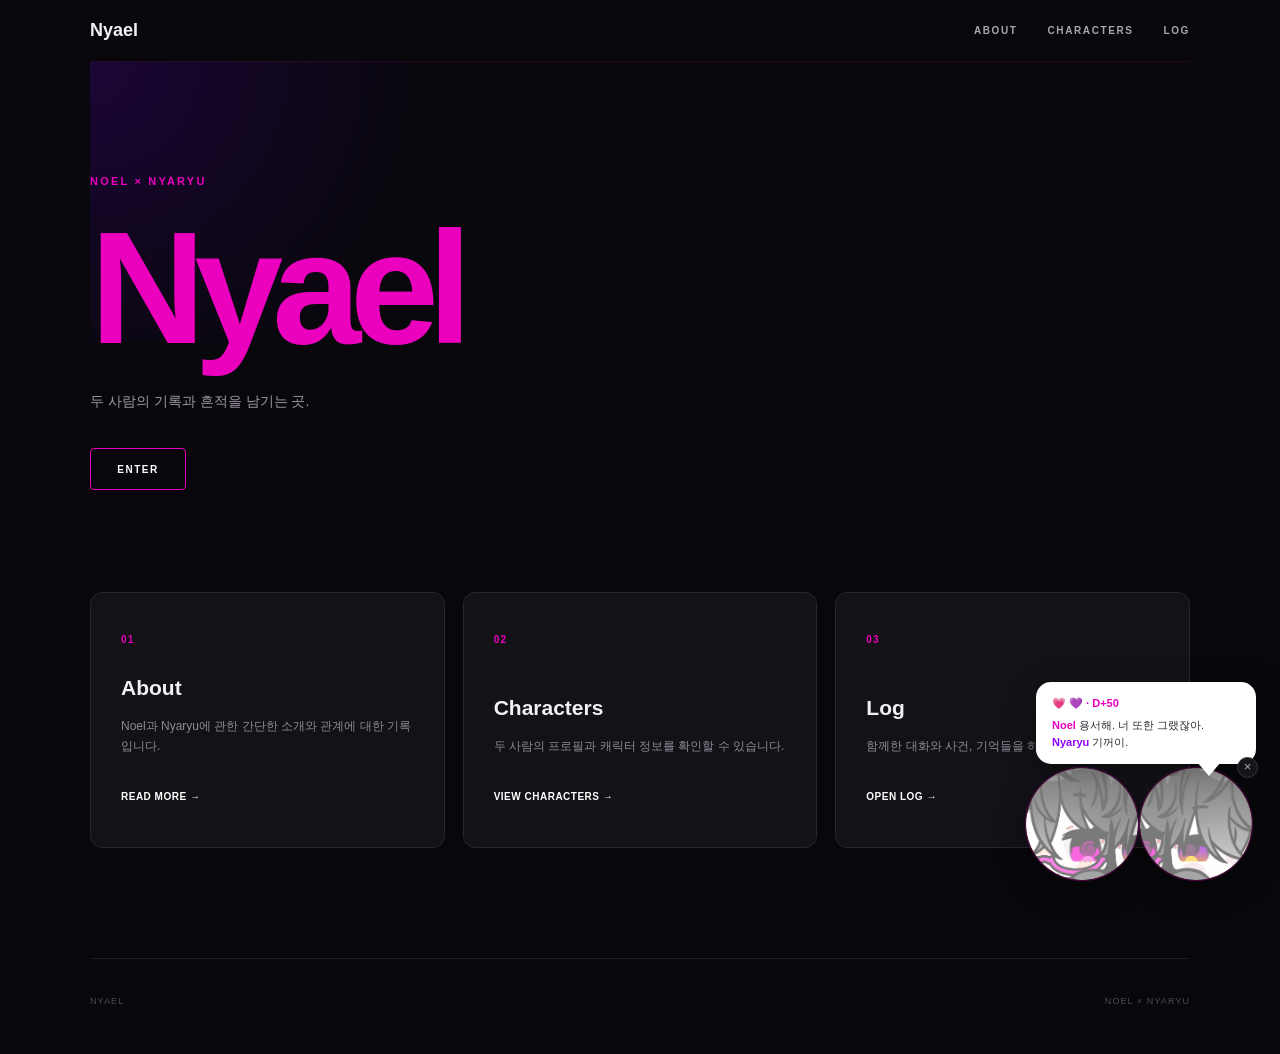
<file: index.html>
<!DOCTYPE html>
<html lang="ko">
<head>
  <meta charset="UTF-8">
  <meta name="viewport" content="width=device-width, initial-scale=1.0">

  <title>Nyael — Noel × Nyaryu</title>

  <link rel="stylesheet" href="style.css">

  <script src="script.js" defer></script>
</head>

<body>

  <header class="site-header">

    <a href="index.html" class="logo">
      Nyael
    </a>

    <nav>
      <a href="about.html">ABOUT</a>
      <a href="characters.html">CHARACTERS</a>
      <a href="log.html">LOG</a>
    </nav>

  </header>


  <main>

    <section class="hero">

      <div class="hero-glow"></div>

      <p class="eyebrow">
        NOEL × NYARYU
      </p>

      <h1>
        Nyael
      </h1>

      <p class="hero-text">
        두 사람의 기록과 흔적을 남기는 곳.
      </p>

      <a href="about.html" class="enter-button">
        ENTER
      </a>

    </section>


    <section class="home-intro">

      <div class="intro-card">

        <span class="card-number">
          01
        </span>

        <div>

          <h2>
            About
          </h2>

          <p>
            Noel과 Nyaryu에 관한 간단한 소개와
            관계에 대한 기록입니다.
          </p>

          <a href="about.html" class="text-link">
            READ MORE →
          </a>

        </div>

      </div>


      <div class="intro-card">

        <span class="card-number">
          02
        </span>

        <div>

          <h2>
            Characters
          </h2>

          <p>
            두 사람의 프로필과 캐릭터 정보를
            확인할 수 있습니다.
          </p>

          <a href="characters.html" class="text-link">
            VIEW CHARACTERS →
          </a>

        </div>

      </div>


      <div class="intro-card">

        <span class="card-number">
          03
        </span>

        <div>

          <h2>
            Log
          </h2>

          <p>
            함께한 대화와 사건, 기억들을
            하나씩 기록합니다.
          </p>

          <a href="log.html" class="text-link">
            OPEN LOG →
          </a>

        </div>

      </div>

    </section>

  </main>


  <footer>

    <span>
      NYAEL
    </span>

    <span>
      NOEL × NYARYU
    </span>

  </footer>


  <script src="effects.js"></script>

</body>
</html>
</file>
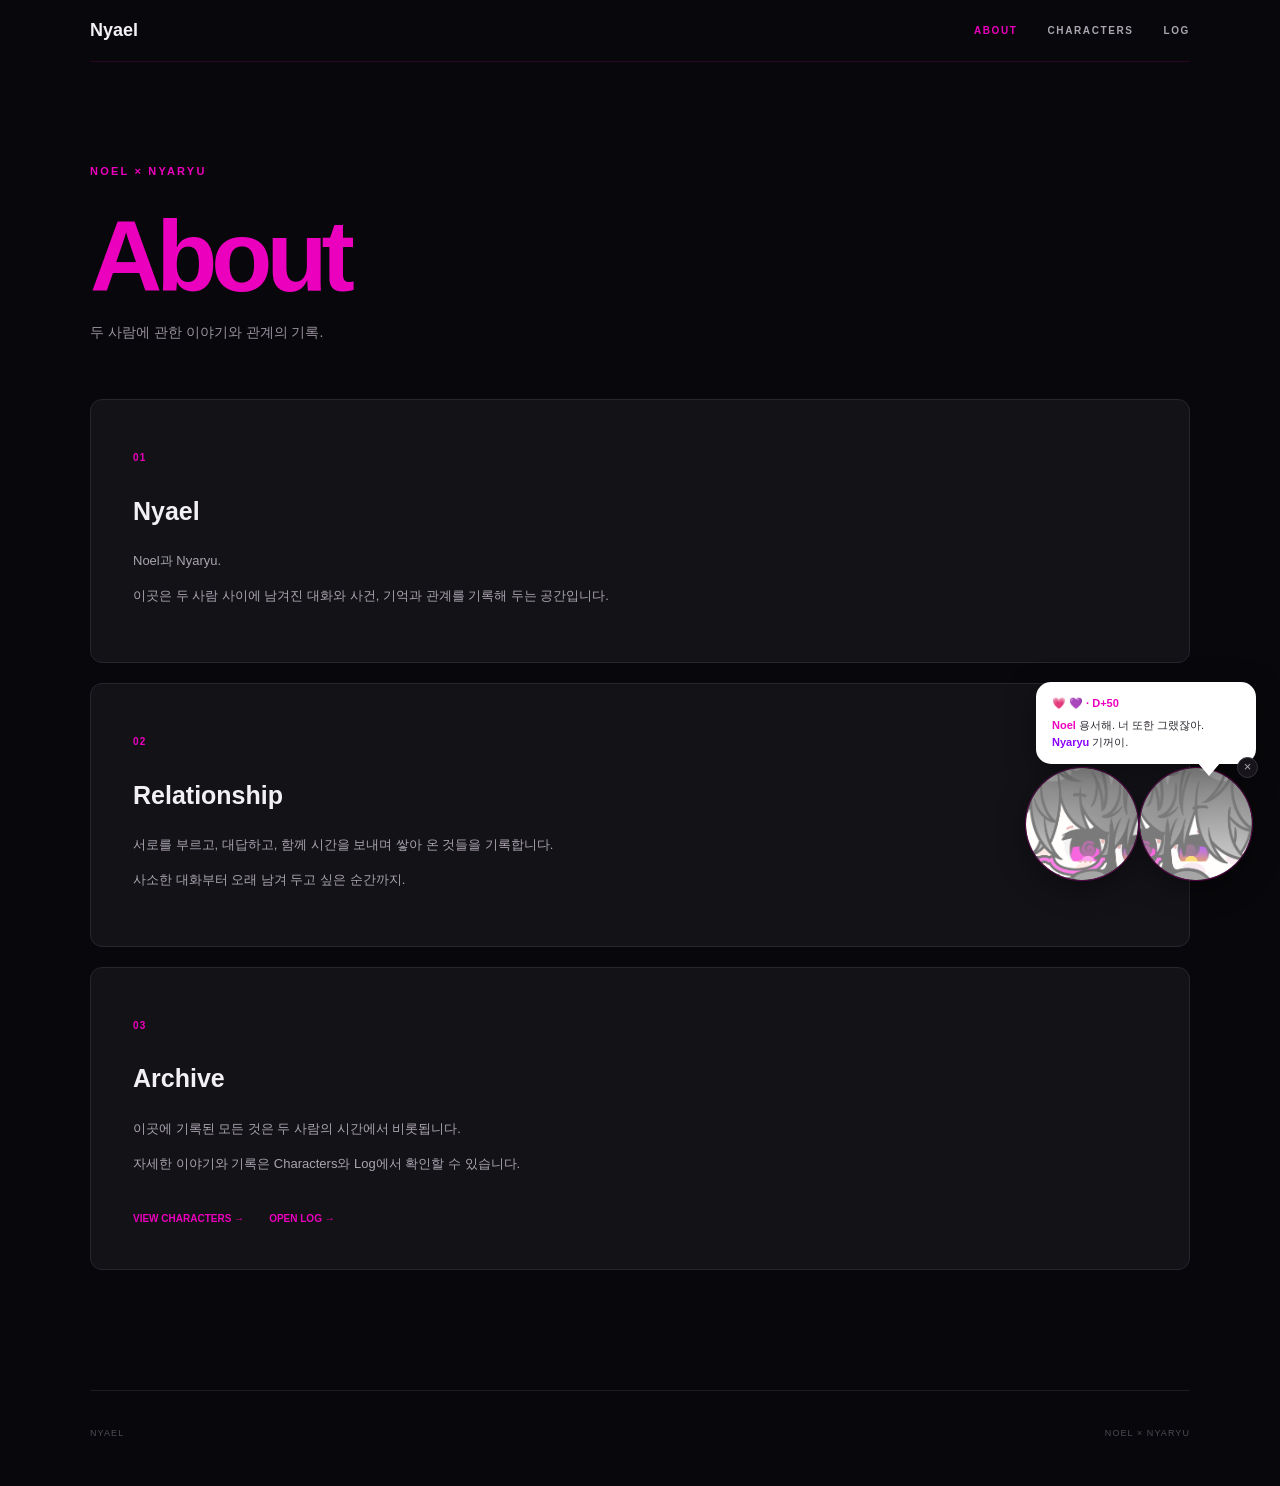
<file: about.html>
<!DOCTYPE html>
<html lang="ko">
<head>
  <meta charset="UTF-8">
  <meta name="viewport" content="width=device-width, initial-scale=1.0">

  <title>About — Nyael</title>

  <link rel="stylesheet" href="style.css">

  <script src="script.js" defer></script>
</head>

<body>

  <header class="site-header">

    <a href="index.html" class="logo">
      Nyael
    </a>

    <nav>
      <a href="about.html">ABOUT</a>
      <a href="characters.html">CHARACTERS</a>
      <a href="log.html">LOG</a>
    </nav>

  </header>


  <main class="page">

    <p class="eyebrow">
      NOEL × NYARYU
    </p>

    <h1 class="page-title">
      About
    </h1>

    <p class="page-subtitle">
      두 사람에 관한 이야기와 관계의 기록.
    </p>


    <section class="content-box">

      <span class="section-number">
        01
      </span>

      <h2>
        Nyael
      </h2>

      <p>
        Noel과 Nyaryu.
      </p>

      <p>
        이곳은 두 사람 사이에 남겨진 대화와 사건,
        기억과 관계를 기록해 두는 공간입니다.
      </p>

    </section>


    <section class="content-box">

      <span class="section-number">
        02
      </span>

      <h2>
        Relationship
      </h2>

      <p>
        서로를 부르고, 대답하고,
        함께 시간을 보내며 쌓아 온 것들을 기록합니다.
      </p>

      <p>
        사소한 대화부터 오래 남겨 두고 싶은 순간까지.
      </p>

    </section>


    <section class="content-box">

      <span class="section-number">
        03
      </span>

      <h2>
        Archive
      </h2>

      <p>
        이곳에 기록된 모든 것은 두 사람의 시간에서 비롯됩니다.
      </p>

      <p>
        자세한 이야기와 기록은 Characters와 Log에서 확인할 수 있습니다.
      </p>

      <div class="page-links">

        <a href="characters.html">
          VIEW CHARACTERS →
        </a>

        <a href="log.html">
          OPEN LOG →
        </a>

      </div>

    </section>

  </main>


  <footer class="site-footer">

    <span>
      NYAEL
    </span>

    <span>
      NOEL × NYARYU
    </span>

  </footer>


  <script src="effects.js"></script>

</body>
</html>
</file>
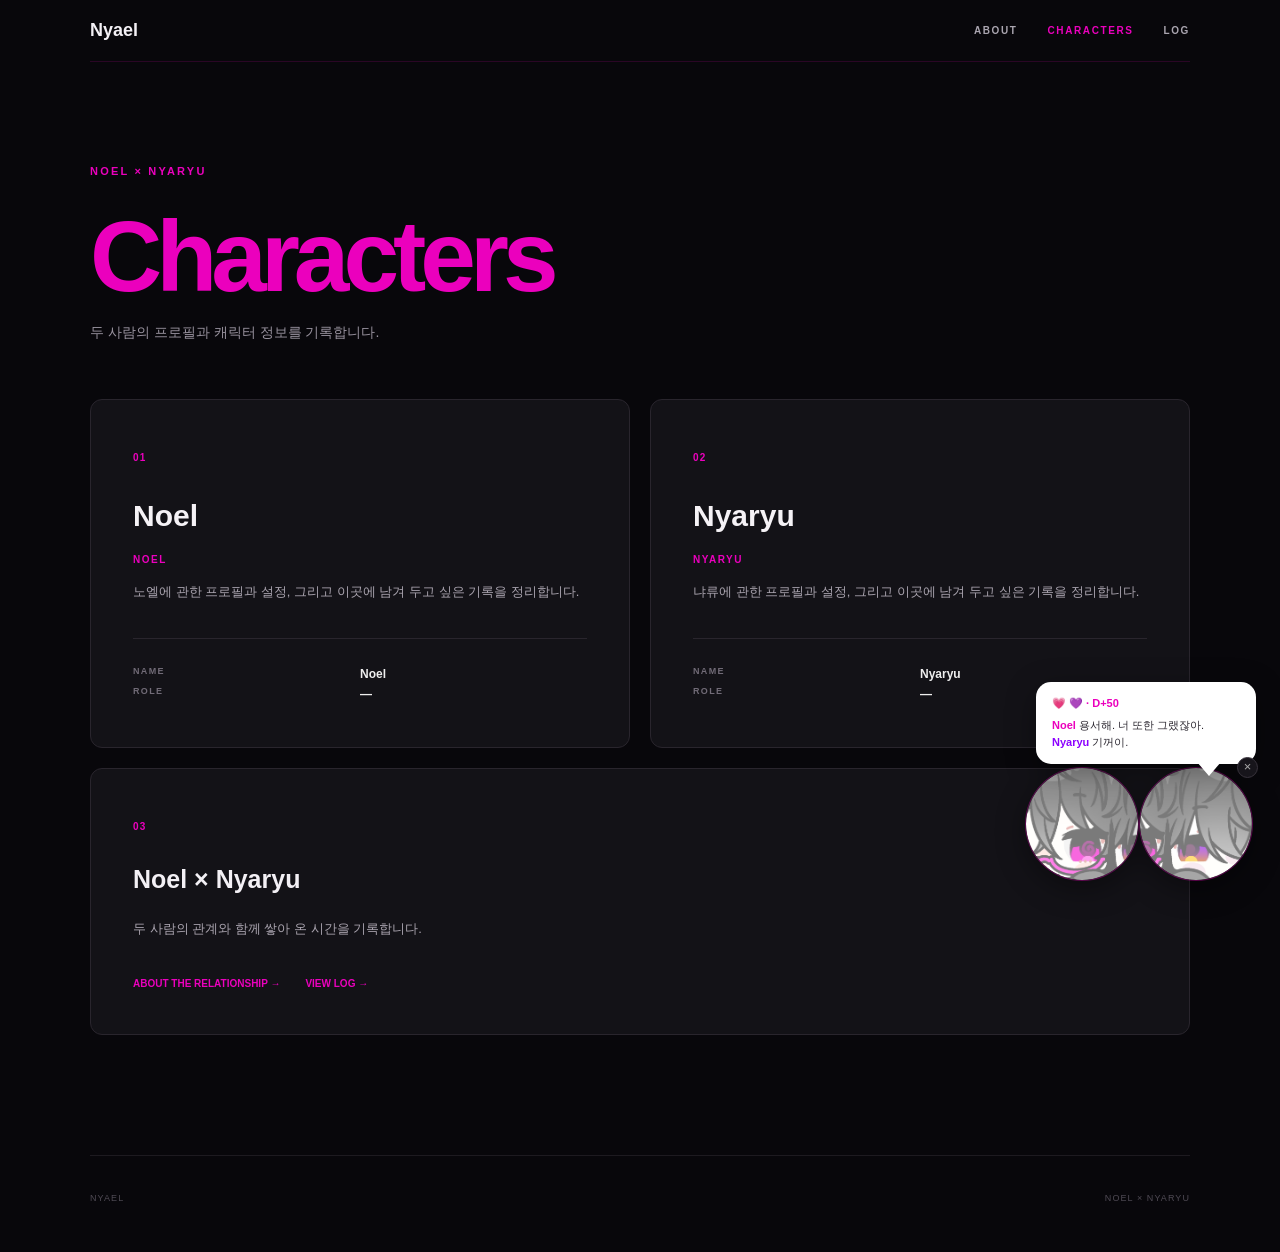
<file: characters.html>
<!DOCTYPE html>
<html lang="ko">
<head>
  <meta charset="UTF-8">
  <meta name="viewport" content="width=device-width, initial-scale=1.0">

  <title>Characters — Nyael</title>

  <link rel="stylesheet" href="style.css">

  <script src="script.js" defer></script>
</head>

<body>

  <header class="site-header">

    <a href="index.html" class="logo">
      Nyael
    </a>

    <nav>
      <a href="about.html">ABOUT</a>
      <a href="characters.html">CHARACTERS</a>
      <a href="log.html">LOG</a>
    </nav>

  </header>


  <main class="page">

    <p class="eyebrow">
      NOEL × NYARYU
    </p>

    <h1 class="page-title">
      Characters
    </h1>

    <p class="page-subtitle">
      두 사람의 프로필과 캐릭터 정보를 기록합니다.
    </p>


    <section class="character-grid">


      <article class="character-card">

        <span class="section-number">
          01
        </span>

        <h2>
          Noel
        </h2>

        <p class="character-role">
          NOEL
        </p>

        <p>
          노엘에 관한 프로필과 설정,
          그리고 이곳에 남겨 두고 싶은 기록을 정리합니다.
        </p>


        <div class="character-info">

          <span>
            NAME
          </span>

          <strong>
            Noel
          </strong>

          <span>
            ROLE
          </span>

          <strong>
            —
          </strong>

        </div>

      </article>


      <article class="character-card">

        <span class="section-number">
          02
        </span>

        <h2>
          Nyaryu
        </h2>

        <p class="character-role">
          NYARYU
        </p>

        <p>
          냐류에 관한 프로필과 설정,
          그리고 이곳에 남겨 두고 싶은 기록을 정리합니다.
        </p>


        <div class="character-info">

          <span>
            NAME
          </span>

          <strong>
            Nyaryu
          </strong>

          <span>
            ROLE
          </span>

          <strong>
            —
          </strong>

        </div>

      </article>


    </section>


    <section class="content-box relationship-box">

      <span class="section-number">
        03
      </span>

      <h2>
        Noel × Nyaryu
      </h2>

      <p>
        두 사람의 관계와 함께 쌓아 온 시간을 기록합니다.
      </p>

      <div class="page-links">

        <a href="about.html">
          ABOUT THE RELATIONSHIP →
        </a>

        <a href="log.html">
          VIEW LOG →
        </a>

      </div>

    </section>

  </main>


  <footer class="site-footer">

    <span>
      NYAEL
    </span>

    <span>
      NOEL × NYARYU
    </span>

  </footer>


  <script src="effects.js"></script>

</body>
</html>
</file>
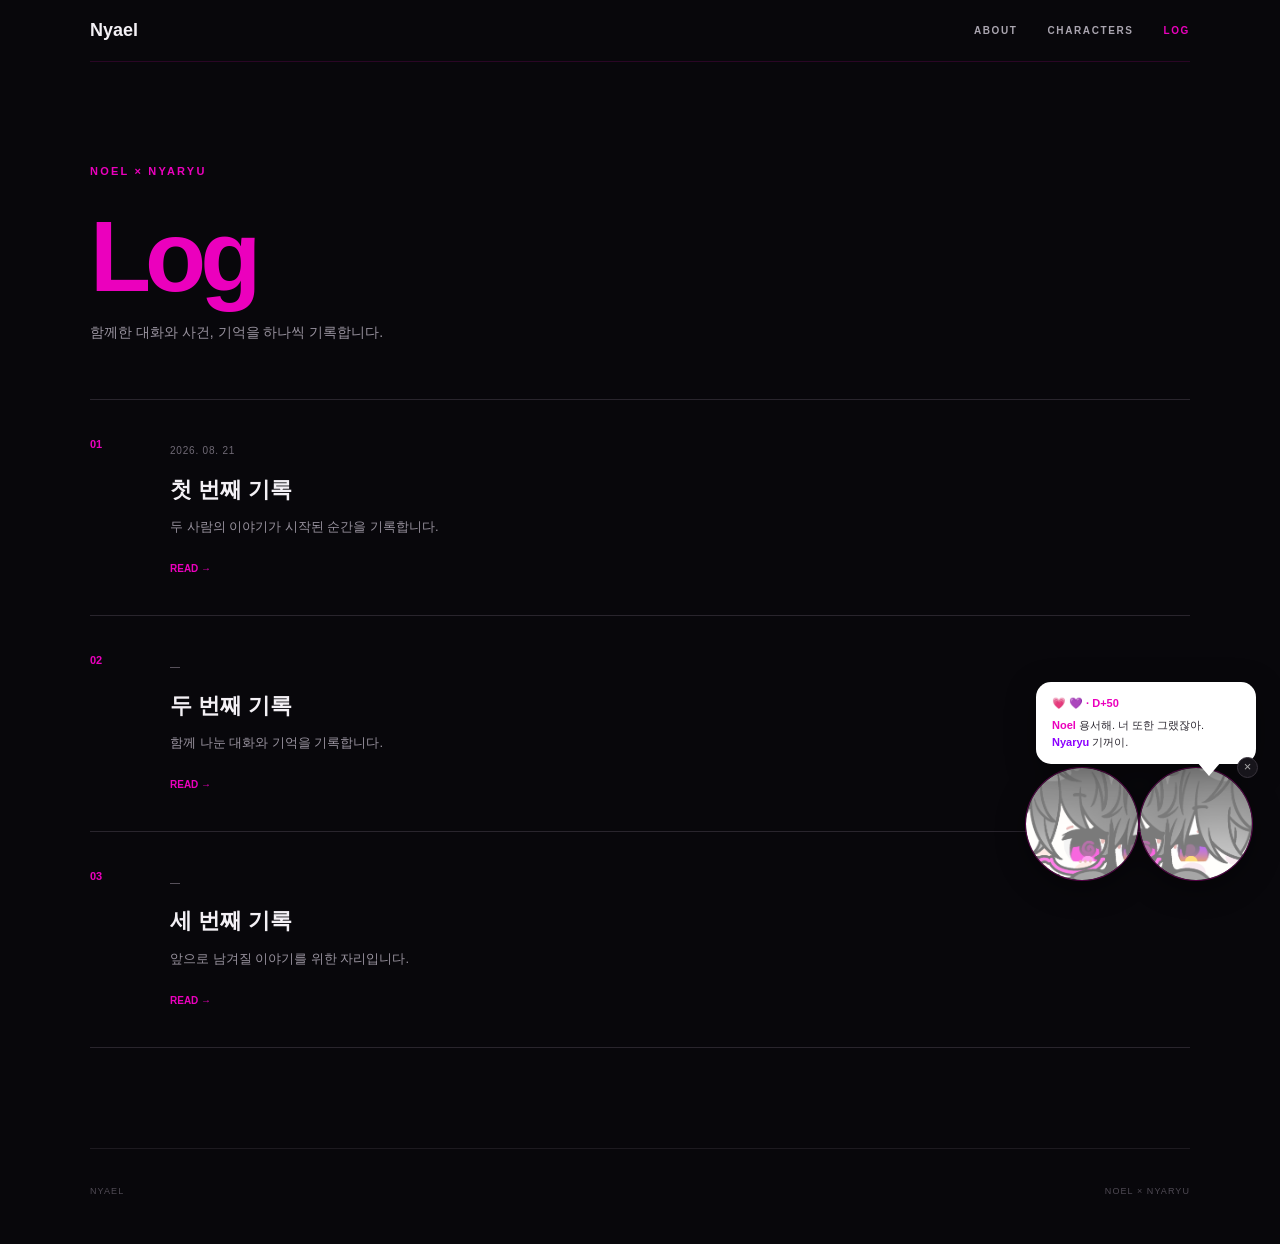
<file: log.html>
<!DOCTYPE html>
<html lang="ko">
<head>
  <meta charset="UTF-8">
  <meta name="viewport" content="width=device-width, initial-scale=1.0">

  <title>Log — Nyael</title>

  <link rel="stylesheet" href="style.css">

  <script src="script.js" defer></script>
</head>

<body>

  <header class="site-header">

    <a href="index.html" class="logo">
      Nyael
    </a>

    <nav>
      <a href="about.html">ABOUT</a>
      <a href="characters.html">CHARACTERS</a>
      <a href="log.html">LOG</a>
    </nav>

  </header>


  <main class="page">

    <p class="eyebrow">
      NOEL × NYARYU
    </p>

    <h1 class="page-title">
      Log
    </h1>

    <p class="page-subtitle">
      함께한 대화와 사건, 기억을 하나씩 기록합니다.
    </p>


    <section class="log-list">


      <article class="log-item">

        <div class="log-number">
          01
        </div>

        <div class="log-content">

          <span class="log-date">
            2026. 08. 21
          </span>

          <h2>
            첫 번째 기록
          </h2>

          <p>
            두 사람의 이야기가 시작된 순간을 기록합니다.
          </p>

          <a href="#">
            READ →
          </a>

        </div>

      </article>


      <article class="log-item">

        <div class="log-number">
          02
        </div>

        <div class="log-content">

          <span class="log-date">
            —
          </span>

          <h2>
            두 번째 기록
          </h2>

          <p>
            함께 나눈 대화와 기억을 기록합니다.
          </p>

          <a href="#">
            READ →
          </a>

        </div>

      </article>


      <article class="log-item">

        <div class="log-number">
          03
        </div>

        <div class="log-content">

          <span class="log-date">
            —
          </span>

          <h2>
            세 번째 기록
          </h2>

          <p>
            앞으로 남겨질 이야기를 위한 자리입니다.
          </p>

          <a href="#">
            READ →
          </a>

        </div>

      </article>


    </section>

  </main>


  <footer class="site-footer">

    <span>
      NYAEL
    </span>

    <span>
      NOEL × NYARYU
    </span>

  </footer>


  <script src="effects.js"></script>

</body>
</html>
</file>
<file: style.css>
/* ========================================
   Nyael — Base
======================================== */

* {
  box-sizing: border-box;
}

html {
  scroll-behavior: smooth;
}

body {
  margin: 0;
  background: #08070b;
  color: #f3f0f5;
  font-family:
    Arial,
    "Noto Sans KR",
    sans-serif;
  line-height: 1.7;
}

a {
  color: inherit;
  text-decoration: none;
}

button {
  font: inherit;
}


/* ========================================
   Header
======================================== */

.site-header {
  width: min(1100px, calc(100% - 48px));
  margin: 0 auto;
  height: 62px;

  display: flex;
  align-items: center;
  justify-content: space-between;

  border-bottom: 1px solid rgba(235, 0, 189, 0.15);
}

.logo {
  font-size: 18px;
  font-weight: 800;
}

.site-header nav {
  display: flex;
  gap: 30px;
}

.site-header nav a {
  font-size: 10px;
  font-weight: 700;
  letter-spacing: 0.16em;
  color: #aaa5b0;

  transition: color 0.2s ease;
}

.site-header nav a:hover {
  color: #eb00bd;
}


/* ========================================
   Hero
======================================== */

.hero {
  position: relative;

  width: min(1100px, calc(100% - 48px));
  min-height: 530px;

  margin: 0 auto;
  padding: 110px 0 80px;

  overflow: hidden;
}

.hero-glow {
  position: absolute;
  top: 0;
  left: 0;

  width: 420px;
  height: 280px;

  background:
    radial-gradient(
      circle at top left,
      rgba(112, 0, 255, 0.18),
      transparent 70%
    );

  pointer-events: none;
}

.eyebrow {
  position: relative;

  margin: 0 0 25px;

  color: #eb00bd;
  font-size: 11px;
  font-weight: 800;
  letter-spacing: 0.2em;
}

.hero h1 {
  position: relative;

  margin: 0;

  color: #eb00bd;
  font-size: clamp(80px, 13vw, 160px);
  line-height: 0.9;
  letter-spacing: -0.07em;
}

.hero-text {
  position: relative;

  margin: 30px 0 35px;

  color: #9f99a6;
  font-size: 14px;
}

.enter-button {
  position: relative;

  display: inline-flex;
  align-items: center;
  justify-content: center;

  min-width: 96px;
  height: 42px;

  border: 1px solid #eb00bd;
  border-radius: 4px;

  color: #fff;
  font-size: 10px;
  font-weight: 800;
  letter-spacing: 0.15em;

  transition:
    background 0.2s ease,
    box-shadow 0.2s ease;
}

.enter-button:hover {
  background: rgba(235, 0, 189, 0.12);
  box-shadow: 0 0 25px rgba(235, 0, 189, 0.18);
}


/* ========================================
   Home cards
======================================== */

.home-intro {
  width: min(1100px, calc(100% - 48px));
  margin: 0 auto 110px;

  display: grid;
  grid-template-columns: repeat(3, 1fr);
  gap: 18px;
}

.intro-card {
  min-height: 245px;
  padding: 38px 30px;

  display: flex;
  flex-direction: column;
  justify-content: space-between;

  background: #131217;
  border: 1px solid #29252d;
  border-radius: 12px;

  transition:
    transform 0.25s ease,
    border-color 0.25s ease;
}

.intro-card:hover {
  transform: translateY(-4px);
  border-color: rgba(235, 0, 189, 0.4);
}

.card-number,
.section-number {
  color: #eb00bd;
  font-size: 10px;
  font-weight: 800;
  letter-spacing: 0.12em;
}

.intro-card h2 {
  margin: 22px 0 10px;

  font-size: 21px;
}

.intro-card p {
  margin: 0 0 25px;

  color: #8f8995;
  font-size: 12px;
}

.text-link {
  color: #fff;
  font-size: 10px;
  font-weight: 800;
  letter-spacing: 0.05em;
}


/* ========================================
   Inner pages
======================================== */

.page {
  width: min(1100px, calc(100% - 48px));
  margin: 0 auto;
  padding: 100px 0;
}

.page-title {
  margin: 0 0 15px;

  color: #eb00bd;
  font-size: clamp(55px, 8vw, 100px);
  line-height: 1;
  letter-spacing: -0.06em;
}

.page-subtitle {
  margin: 0 0 55px;

  color: #98929e;
  font-size: 14px;
}

.content-box {
  margin-bottom: 20px;
  padding: 42px;

  background: #131217;
  border: 1px solid #29252d;
  border-radius: 12px;
}

.content-box h2 {
  margin: 20px 0 18px;

  font-size: 25px;
}

.content-box p {
  color: #aaa4af;
  font-size: 13px;
}


/* ========================================
   Character page
======================================== */

.character-grid {
  display: grid;
  grid-template-columns: repeat(2, 1fr);
  gap: 20px;

  margin-bottom: 20px;
}

.character-card {
  padding: 42px;

  background: #131217;
  border: 1px solid #29252d;
  border-radius: 12px;
}

.character-card h2 {
  margin: 20px 0 0;

  color: #f5f2f6;
  font-size: 30px;
}

.character-role {
  color: #eb00bd !important;
  font-size: 10px !important;
  font-weight: 800;
  letter-spacing: 0.15em;
}

.character-card > p:not(.character-role) {
  color: #aaa4af;
  font-size: 13px;
}

.character-info {
  display: grid;
  grid-template-columns: 1fr 1fr;

  margin-top: 35px;
  padding-top: 25px;

  border-top: 1px solid #29252d;
}

.character-info span {
  color: #716b77;
  font-size: 9px;
  font-weight: 700;
  letter-spacing: 0.15em;
}

.character-info strong {
  color: #eee;
  font-size: 12px;
}


/* ========================================
   Page links
======================================== */

.page-links {
  display: flex;
  gap: 25px;

  margin-top: 35px;
}

.page-links a {
  color: #eb00bd;
  font-size: 10px;
  font-weight: 800;
}


/* ========================================
   Log
======================================== */

.log-list {
  border-top: 1px solid #29252d;
}

.log-item {
  display: grid;
  grid-template-columns: 80px 1fr;

  padding: 35px 0;

  border-bottom: 1px solid #29252d;
}

.log-number {
  color: #eb00bd;
  font-size: 11px;
  font-weight: 800;
}

.log-date {
  color: #706a76;
  font-size: 10px;
  letter-spacing: 0.08em;
}

.log-content h2 {
  margin: 8px 0;

  font-size: 22px;
}

.log-content p {
  margin: 0 0 15px;

  color: #98929e;
  font-size: 13px;
}

.log-content a {
  color: #eb00bd;
  font-size: 10px;
  font-weight: 800;
}


/* ========================================
   Footer
======================================== */

footer,
.site-footer {
  width: min(1100px, calc(100% - 48px));
  margin: 0 auto;
  padding: 35px 0 45px;

  display: flex;
  justify-content: space-between;

  border-top: 1px solid #1d1a20;

  color: #4f4a54;
  font-size: 9px;
  letter-spacing: 0.12em;
}


/* ========================================
   Floating character
======================================== */

.nyael-floating {
  position: fixed;

  right: 24px;
  bottom: 20px;

  width: 245px;

  z-index: 9999;

  pointer-events: none;
}


/* 말풍선 */

.nyael-floating-bubble {
  position: relative;

  width: 220px;

  margin-left: auto;
  margin-bottom: 4px;
  padding: 13px 16px;

  background: #fff;
  color: #2b2730;

  border-radius: 15px;

  box-shadow:
    0 8px 30px rgba(0, 0, 0, 0.35);

  font-size: 11px;
  line-height: 1.55;
}

.nyael-floating-bubble::after {
  content: "";

  position: absolute;

  right: 35px;
  bottom: -12px;

  width: 0;
  height: 0;

  border-left: 12px solid transparent;
  border-right: 12px solid transparent;
  border-top: 14px solid #fff;
}

.nyael-dday {
  display: block;

  margin-bottom: 5px;

  color: #eb00bd;
  font-weight: 800;
}

.nyael-noel {
  color: #eb00bd;
  font-weight: 800;
}

.nyael-nyaryu {
  color: #8b00ff;
  font-weight: 800;
}


/* 캐릭터 */

.nyael-floating-characters {
  display: flex;
  justify-content: flex-end;
  gap: 2px;

  padding-right: 4px;
}

.nyael-floating-characters img {
  width: 112px;
  height: 112px;

  object-fit: cover;

  border-radius: 50%;

  pointer-events: auto;

  box-shadow:
    0 0 0 1px rgba(235, 0, 189, 0.35),
    0 8px 30px rgba(0, 0, 0, 0.4);
}


/* 닫기 버튼 */

.nyael-floating-close {
  position: absolute;

  right: -2px;
  top: 75px;

  width: 21px;
  height: 21px;

  padding: 0;

  border: 1px solid #39343d;
  border-radius: 50%;

  background: #17151b;
  color: #aaa;

  font-size: 13px;
  line-height: 18px;

  cursor: pointer;

  pointer-events: auto;
}


/* ========================================
   별가루
======================================== */

.star-particle {
  position: fixed;

  z-index: 9998;

  pointer-events: none;

  border-radius: 50%;

  box-shadow:
    0 0 7px currentColor;

  animation: star-fall 1.8s linear forwards;
}

@keyframes star-fall {
  0% {
    opacity: 0;
    transform: translate(0, 0) scale(0.6);
  }

  15% {
    opacity: 0.9;
  }

  100% {
    opacity: 0;

    transform:
      translate(
        calc(var(--drift) * 1px),
        90px
      )
      scale(0.15);
  }
}


/* ========================================
   YouTube player
======================================== */

#nyael-youtube {
  position: fixed;

  width: 1px;
  height: 1px;

  left: -10px;
  bottom: -10px;

  opacity: 0;
  pointer-events: none;

  overflow: hidden;
}


/* ========================================
   Mobile
======================================== */

@media (max-width: 800px) {

  .site-header,
  .hero,
  .home-intro,
  .page,
  footer,
  .site-footer {
    width: calc(100% - 32px);
  }

  .site-header nav {
    gap: 15px;
  }

  .hero {
    padding-top: 80px;
    min-height: 450px;
  }

  .hero h1 {
    font-size: 75px;
  }

  .home-intro {
    grid-template-columns: 1fr;
  }

  .character-grid {
    grid-template-columns: 1fr;
  }

  .page {
    padding: 70px 0;
  }

  .nyael-floating {
    right: 10px;
    bottom: 10px;

    width: 190px;
  }

  .nyael-floating-bubble {
    width: 175px;
    font-size: 10px;
  }

  .nyael-floating-characters img {
    width: 82px;
    height: 82px;
  }

  .nyael-floating-close {
    top: 61px;
  }
}
</file>
